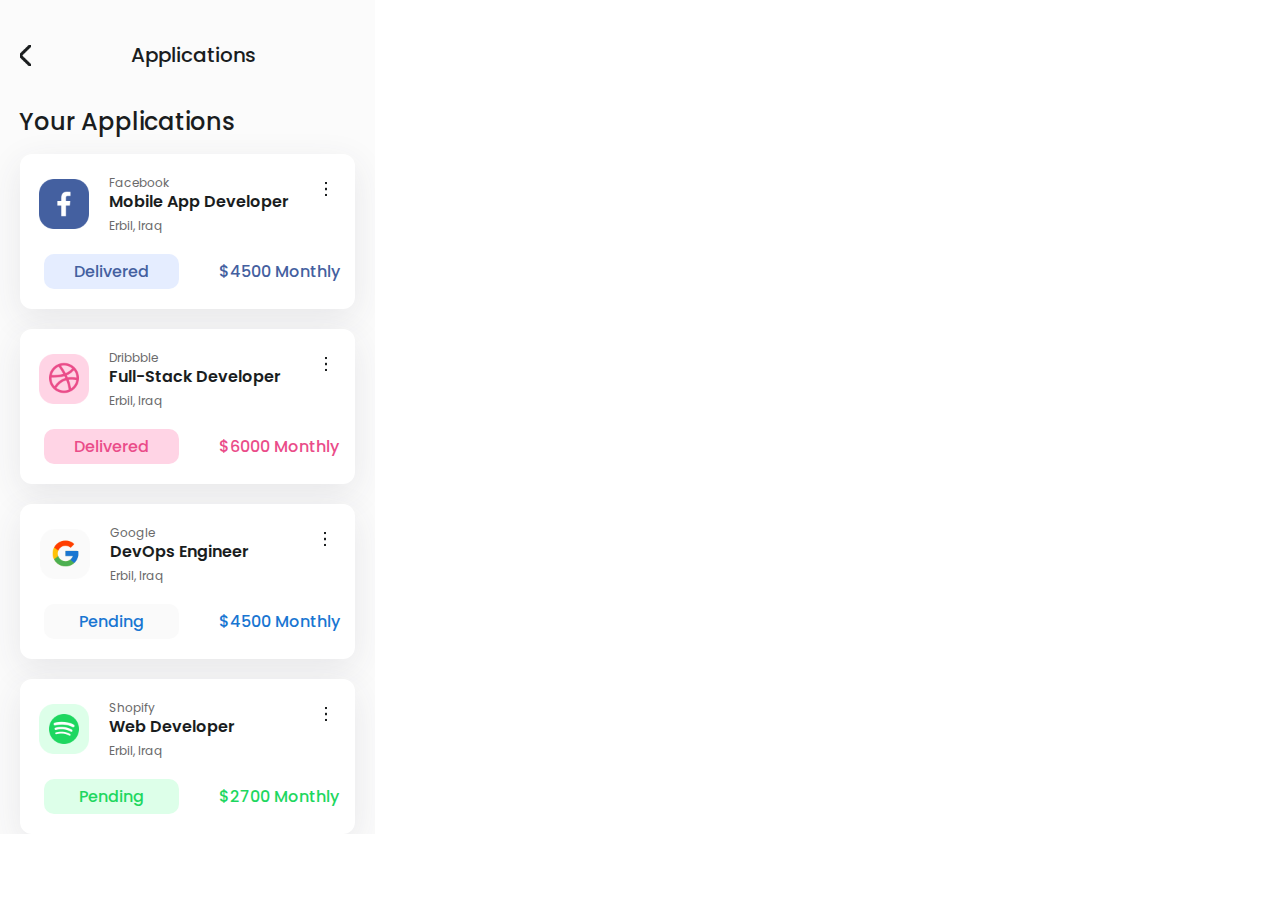
<file: applications.html>
<!DOCTYPE html>
<html>
<head>
  <meta charset="utf-8" />
  <link rel="icon" href="/favicon.ico" />
  <meta name="viewport" content="width=device-width, initial-scale=1" />
  <meta name="theme-color" content="#000000" />
  <title>Applications</title>
  <link rel="stylesheet" href="https://fonts.googleapis.com/css?family=Source+Sans+Pro%3A400%2C500%2C600"/>
  <link rel="stylesheet" href="https://fonts.googleapis.com/css?family=Poppins%3A400%2C500%2C600"/>
  <link rel="stylesheet" href="./styles/applications.css"/>
</head>
<body>
<div class="applications-xD8">
  <div class="header-5Hk">
    <img class="chevron-left-oUe" src="./assets/chevron-left-9EJ.png"/>
    <div class="applications-v3U">Applications</div>
  </div>
  <p class="your-applications-eEN">Your Applications</p>
  <div class="facebook-NRG">
    <div class="auto-group-3uxl-tuQ">
      <img class="facebook-Qsk" src="./assets/facebook-M4n.png"/>
      <div class="auto-group-qetk-Kzi">
        <p class="facebook-Gux">Facebook</p>
        <p class="mobile-app-developer-QmG">Mobile App Developer</p>
        <p class="erbil-iraq-wmC">Erbil, Iraq</p>
      </div>
      <img class="more-vertical-5Mc" src="./assets/more-vertical-fNJ.png"/>
    </div>
    <div class="auto-group-r7s8-CBL">
      <div class="auto-group-gslw-jBG">Delivered</div>
      <p class="monthly-DcE">$4500 Monthly</p>
    </div>
  </div>
  <div class="dribble-tTU">
    <div class="auto-group-bqur-p6E">
      <img class="facebook-YH8" src="./assets/facebook-db8.png"/>
      <div class="auto-group-bhtx-Tez">
        <p class="dribbble-QaE">Dribbble</p>
        <p class="full-stack-developer-k8J">Full-Stack Developer</p>
        <p class="erbil-iraq-gGr">Erbil, Iraq</p>
      </div>
      <img class="more-vertical-D1t" src="./assets/more-vertical.png"/>
    </div>
    <div class="auto-group-gmyc-8Pk">
      <div class="auto-group-z8jn-4oC">Delivered</div>
      <p class="monthly-Kz2">$6000 Monthly</p>
    </div>
  </div>
  <div class="google-CH8">
    <div class="auto-group-45sp-vU2">
      <img class="facebook-TD4" src="./assets/facebook-erE.png"/>
      <div class="auto-group-rddl-P6i">
        <p class="google-vcS">Google</p>
        <p class="devops-engineer-U8A">DevOps Engineer</p>
        <p class="erbil-iraq-QGi">Erbil, Iraq</p>
      </div>
      <img class="more-vertical-vkr" src="./assets/more-vertical-KHt.png"/>
    </div>
    <div class="auto-group-f6nv-fCe">
      <div class="auto-group-ksrn-zki">Pending</div>
      <p class="monthly-t5Q">$4500 Monthly</p>
    </div>
  </div>
  <div class="shopify-NWN">
    <div class="auto-group-cqbl-hHk">
      <img class="facebook-Dmt" src="./assets/facebook.png"/>
      <div class="auto-group-uk3q-MNJ">
        <p class="shopify-hh4">Shopify</p>
        <p class="web-developer-e6W">Web Developer</p>
        <p class="erbil-iraq-nTc">Erbil, Iraq</p>
      </div>
      <img class="more-vertical-KiS" src="./assets/more-vertical-6tz.png"/>
    </div>
    <div class="auto-group-fkuq-Tpe">
      <div class="auto-group-yhzk-bfx">Pending</div>
      <p class="monthly-66v">$2700 Monthly</p>
    </div>
  </div>
</div>
</body>
</file>
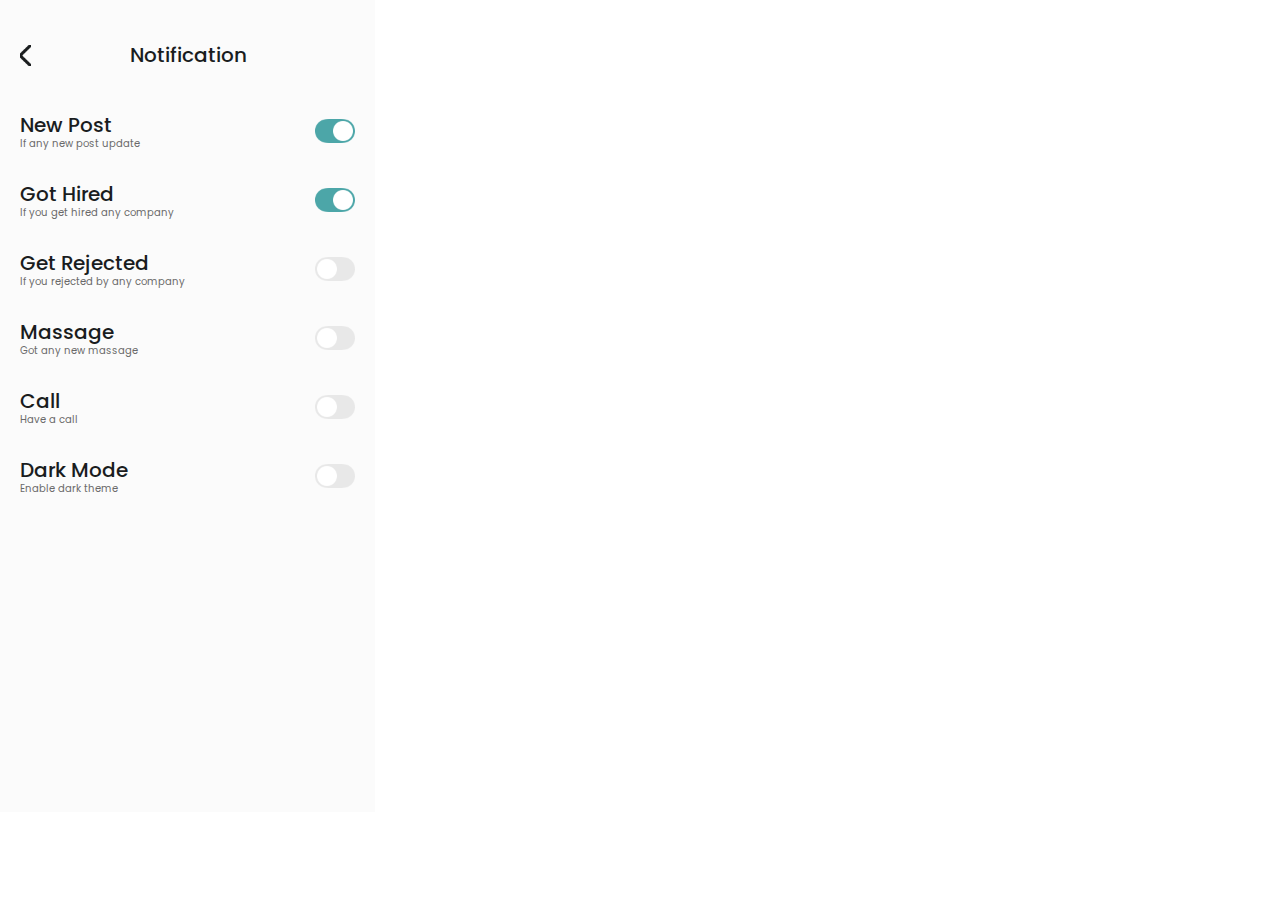
<file: notification.html>
<!DOCTYPE html>
<html>
<head>
  <meta charset="utf-8" />
  <link rel="icon" href="/favicon.ico" />
  <meta name="viewport" content="width=device-width, initial-scale=1" />
  <meta name="theme-color" content="#000000" />
  <title>Notification</title>
  <link rel="stylesheet" href="https://fonts.googleapis.com/css?family=Poppins%3A400%2C500"/>
  <link rel="stylesheet" href="https://fonts.googleapis.com/css?family=Source+Sans+Pro%3A400%2C500"/>
  <link rel="stylesheet" href="./styles/notification.css"/>
</head>
<body>
<div class="notification-oGn">
  <div class="header-tZ8">
    <img class="chevron-left-zs4" src="./assets/chevron-left-R2A.png"/>
    <div class="notification-uz2">Notification</div>
  </div>
  <div class="item-1-r8a">
    <div class="auto-group-hpnn-CCS">
      <div class="new-post-YGJ">New Post</div>
      <div class="if-any-new-post-update-eq8">If any new post update</div>
    </div>
    <img class="switch-off-A2n" src="./assets/switch-off.png"/>
  </div>
  <div class="item-2-HdC">
    <div class="auto-group-mjpx-qPp">
      <div class="got-hired-BTg">Got Hired</div>
      <div class="if-you-get-hired-any-company-JHQ">If you get hired any company</div>
    </div>
    <img class="switch-off-QLS" src="./assets/switch-off-Xh4.png"/>
  </div>
  <div class="item-3-YBk">
    <div class="auto-group-rewv-Hf8">
      <div class="get-rejected-qge">Get Rejected</div>
      <div class="if-you-rejected-by-any-company-NAn">If you rejected by any company</div>
    </div>
    <img class="switch-off-vbc" src="./assets/switch-off-RYN.png"/>
  </div>
  <div class="item-4-TrS">
    <div class="auto-group-5z86-cUS">
      <div class="massage-AF4">Massage</div>
      <div class="got-any-new-massage-tRx">Got any new massage</div>
    </div>
    <img class="switch-off-nnE" src="./assets/switch-off-Eq8.png"/>
  </div>
  <div class="item-5-8bC">
    <div class="auto-group-fr7c-HU6">
      <div class="call-DsY">Call</div>
      <div class="have-a-call-Yup">Have a call</div>
    </div>
    <img class="switch-off-GL2" src="./assets/switch-off-J3c.png"/>
  </div>
  <div class="item-6-QSE">
    <div class="auto-group-rzxq-MsG">
      <div class="dark-mode-utn">Dark Mode</div>
      <div class="enable-dark-theme-EgA">Enable dark theme</div>
    </div>
    <img class="switch-off-waa" src="./assets/switch-off-8vN.png"/>
  </div>
</div>
</body>
</file>
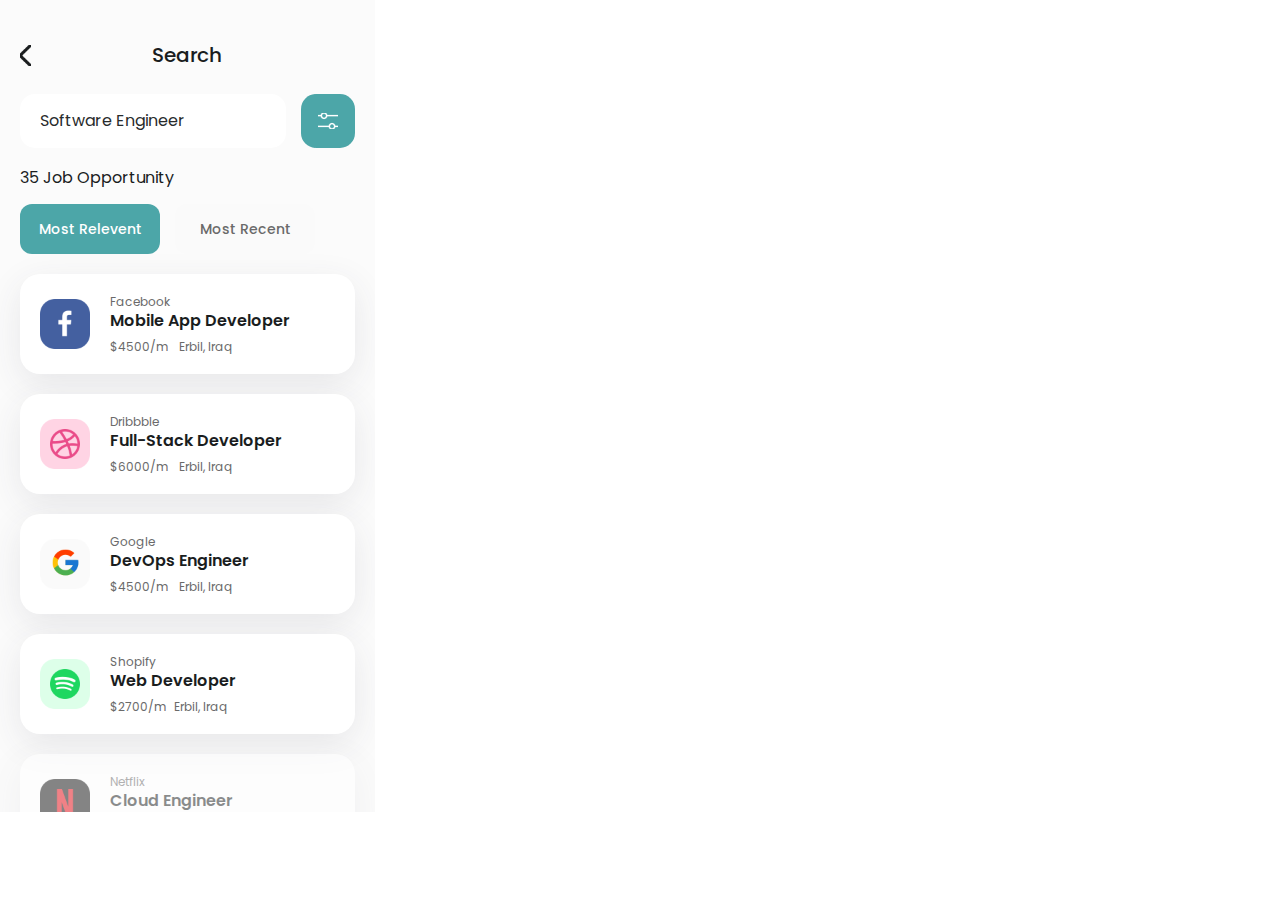
<file: search.html>
<!DOCTYPE html>
<html>
<head>
  <meta charset="utf-8" />
  <link rel="icon" href="/favicon.ico" />
  <meta name="viewport" content="width=device-width, initial-scale=1" />
  <meta name="theme-color" content="#000000" />
  <title>Search</title>
  <link rel="stylesheet" href="https://fonts.googleapis.com/css?family=Poppins%3A400%2C500%2C600"/>
  <link rel="stylesheet" href="https://fonts.googleapis.com/css?family=Source+Sans+Pro%3A400%2C500%2C600"/>
  <link rel="stylesheet" href="./styles/search.css"/>
</head>
<body>
<div class="search-aPt">
  <div class="group-1000000725-5bY">
    <div class="header-mjG">
      <img class="chevron-left-tYz" src="./assets/chevron-left-uyk.png"/>
      <div class="search-R38">Search</div>
    </div>
    <div class="search-box-9E2">
      <div class="auto-group-p7ss-Hb8">Software Engineer</div>
      <div class="go-btn-9dL">
        <img class="adjust-horizontal-alt-h94" src="./assets/adjust-horizontal-alt-Qw4.png"/>
      </div>
    </div>
    <div class="job-opportunity-ztr">35 Job Opportunity</div>
    <div class="most-iK4">
      <div class="most-relevent-qea">Most Relevent</div>
      <div class="most-recent-JYA">Most Recent</div>
    </div>
    <div class="fb-mwY">
      <img class="facebook-JAn" src="./assets/facebook-pwk.png"/>
      <div class="auto-group-q9p8-pup">
        <p class="facebook-mq4">Facebook</p>
        <p class="mobile-app-developer-Wne">Mobile App Developer</p>
        <div class="auto-group-qspv-Eie">
          <p class="m-P5k">$4500/m</p>
          <p class="erbil-iraq-iti">Erbil, Iraq</p>
        </div>
      </div>
    </div>
    <div class="dribbble-D4n">
      <img class="facebook-8Se" src="./assets/facebook-YEv.png"/>
      <div class="auto-group-ptv8-fBg">
        <p class="dribbble-oog">Dribbble</p>
        <p class="full-stack-developer-M4W">Full-Stack Developer</p>
        <div class="auto-group-4e3c-s2r">
          <p class="m-1Px">$6000/m</p>
          <p class="erbil-iraq-MCv">Erbil, Iraq</p>
        </div>
      </div>
    </div>
    <div class="google-qdt">
      <img class="facebook-Zpn" src="./assets/facebook-aUa.png"/>
      <div class="auto-group-v1tg-ts4">
        <p class="google-Evv">Google</p>
        <p class="devops-engineer-NXL">DevOps Engineer</p>
        <div class="auto-group-lkqr-HPQ">
          <p class="m-PxE">$4500/m</p>
          <p class="erbil-iraq-jmC">Erbil, Iraq</p>
        </div>
      </div>
    </div>
    <div class="shopify-pne">
      <img class="facebook-9a2" src="./assets/facebook-uML.png"/>
      <div class="auto-group-wltr-5ia">
        <p class="shopify-qSr">Shopify</p>
        <p class="web-developer-n7C">Web Developer</p>
        <div class="auto-group-ut9g-Kcv">
          <p class="m-rsk">$2700/m</p>
          <p class="erbil-iraq-Cgi">Erbil, Iraq</p>
        </div>
      </div>
    </div>
    <div class="netflix-6n6">
      <img class="facebook-RJa" src="./assets/facebook-uMt.png"/>
      <div class="auto-group-nful-9kN">
        <div class="auto-group-djpw-tCA">
          <p class="netflix-E18">Netflix</p>
          <p class="cloud-engineer-ZZC">Cloud Engineer</p>
        </div>
        <div class="auto-group-uoaa-6p2">
          <p class="m-dox">$1200/m</p>
          <p class="new-york-usa-NWe">New York, USA</p>
        </div>
      </div>
      <p class="h-umU">24h</p>
    </div>
  </div>
</div>
</body>
</file>
<file: styles/applications.css>
html {
	font-size:62.5%;
}
* {
	margin: 0;
	padding: 0;
}
ul, li {
	list-style: none;
}
input {
	border: none;
}
body {
  width: 37.5rem;
}.applications-xD8 {
  box-sizing: border-box;
  padding: 4rem 2rem 0rem 2rem;
  width: 100%;
  overflow: hidden;
  position: relative;
  align-items: center;
  display: flex;
  flex-direction: column;
  background-color: #fbfbfb;
}
.applications-xD8 .header-5Hk {
  margin: 0rem 9.7rem 4rem 0rem;
  width: calc(100% - 9.7rem);
  cursor: pointer;
  display: flex;
  align-items: center;
  flex-shrink: 0;
}
.applications-xD8 .header-5Hk .chevron-left-oUe {
  margin: 0.1rem 10.05rem 0rem 0rem;
  width: 1.05rem;
  height: 2.1rem;
  object-fit: contain;
  vertical-align: top;
  flex-shrink: 0;
}
.applications-xD8 .header-5Hk .applications-v3U {
  display: flex;
  font-size: 2rem;
  font-weight: 500;
  line-height: 1.5;
  color: #1a1d1e;
  font-family: Poppins, 'Source Sans Pro';
  white-space: nowrap;
  flex-shrink: 0;
}
.applications-xD8 .your-applications-eEN {
  margin: 0rem 12.2rem 2rem 0rem;
  font-size: 2.4rem;
  font-weight: 500;
  line-height: 1;
  color: #1a1d1e;
  font-family: Poppins, 'Source Sans Pro';
  white-space: nowrap;
  flex-shrink: 0;
}
.applications-xD8 .facebook-NRG {
  margin-bottom: 2rem;
  box-sizing: border-box;
  padding: 2.2rem 1.5rem 2rem 2rem;
  width: 100%;
  align-items: center;
  display: flex;
  flex-direction: column;
  box-shadow: 0 1rem 3.5rem rgba(63, 59, 75, 0.1000000015);
  background-color: #ffffff;
  border-radius: 1.2rem;
  flex-shrink: 0;
}
.applications-xD8 .facebook-NRG .auto-group-3uxl-tuQ {
  margin: 0rem 1.433rem 2.1rem 0rem;
  height: 5.7rem;
  display: flex;
  align-items: flex-start;
  flex-shrink: 0;
}
.applications-xD8 .facebook-NRG .auto-group-3uxl-tuQ .facebook-Qsk {
  margin: 0.3rem 2rem 0rem 0rem;
  width: 5rem;
  height: 5rem;
  object-fit: contain;
  vertical-align: top;
  flex-shrink: 0;
}
.applications-xD8 .facebook-NRG .auto-group-3uxl-tuQ .auto-group-qetk-Kzi {
  margin-right: 3.6333rem;
  height: 100%;
  display: flex;
  flex-direction: column;
  flex-shrink: 0;
}
.applications-xD8 .facebook-NRG .auto-group-3uxl-tuQ .auto-group-qetk-Kzi .facebook-Gux {
  margin-bottom: 0.4rem;
  font-size: 1.2rem;
  font-weight: 400;
  line-height: 1.2000000477;
  color: #6a6a6a;
  font-family: Poppins, 'Source Sans Pro';
  white-space: nowrap;
  flex-shrink: 0;
}
.applications-xD8 .facebook-NRG .auto-group-3uxl-tuQ .auto-group-qetk-Kzi .mobile-app-developer-QmG {
  margin-bottom: 1rem;
  font-size: 1.6rem;
  font-weight: 600;
  line-height: 1;
  color: #1a1d1e;
  font-family: Poppins, 'Source Sans Pro';
  white-space: nowrap;
  flex-shrink: 0;
}
.applications-xD8 .facebook-NRG .auto-group-3uxl-tuQ .auto-group-qetk-Kzi .erbil-iraq-wmC {
  font-size: 1.2rem;
  font-weight: 400;
  line-height: 1;
  color: #6a6a6a;
  font-family: Poppins, 'Source Sans Pro';
  white-space: nowrap;
  flex-shrink: 0;
}
.applications-xD8 .facebook-NRG .auto-group-3uxl-tuQ .more-vertical-5Mc {
  margin-top: 0.5667rem;
  width: 0.1333rem;
  height: 1.4667rem;
  object-fit: contain;
  vertical-align: top;
  flex-shrink: 0;
}
.applications-xD8 .facebook-NRG .auto-group-r7s8-CBL {
  margin-left: 0.4rem;
  width: calc(100% - 0.4rem);
  height: 3.5rem;
  display: flex;
  align-items: center;
  flex-shrink: 0;
}
.applications-xD8 .facebook-NRG .auto-group-r7s8-CBL .auto-group-gslw-jBG {
  margin-right: 4rem;
  width: 13.5rem;
  height: 100%;
  font-size: 1.6rem;
  font-weight: 500;
  line-height: 1;
  color: #4460a0;
  font-family: Poppins, 'Source Sans Pro';
  white-space: nowrap;
  display: flex;
  align-items: center;
  justify-content: center;
  background-color: #e5edff;
  border-radius: 1rem;
  flex-shrink: 0;
}
.applications-xD8 .facebook-NRG .auto-group-r7s8-CBL .monthly-DcE {
  margin-top: 0.1rem;
  font-size: 1.6rem;
  font-weight: 500;
  line-height: 1;
  color: #4460a0;
  font-family: Poppins, 'Source Sans Pro';
  white-space: nowrap;
  flex-shrink: 0;
}
.applications-xD8 .dribble-tTU {
  margin-bottom: 2rem;
  box-sizing: border-box;
  padding: 2.2rem 1.5rem 2rem 2rem;
  width: 100%;
  align-items: center;
  display: flex;
  flex-direction: column;
  box-shadow: 0 1rem 3.5rem rgba(63, 59, 75, 0.1000000015);
  background-color: #ffffff;
  border-radius: 1.2rem;
  flex-shrink: 0;
}
.applications-xD8 .dribble-tTU .auto-group-bqur-p6E {
  margin: 0rem 1.433rem 2.1rem 0rem;
  height: 5.7rem;
  display: flex;
  align-items: flex-start;
  flex-shrink: 0;
}
.applications-xD8 .dribble-tTU .auto-group-bqur-p6E .facebook-YH8 {
  margin: 0.3rem 2rem 0rem 0rem;
  width: 5rem;
  height: 5rem;
  object-fit: contain;
  vertical-align: top;
  flex-shrink: 0;
}
.applications-xD8 .dribble-tTU .auto-group-bqur-p6E .auto-group-bhtx-Tez {
  margin-right: 4.4333rem;
  height: 100%;
  display: flex;
  flex-direction: column;
  flex-shrink: 0;
}
.applications-xD8 .dribble-tTU .auto-group-bqur-p6E .auto-group-bhtx-Tez .dribbble-QaE {
  margin-bottom: 0.4rem;
  font-size: 1.2rem;
  font-weight: 400;
  line-height: 1.2000000477;
  color: #6a6a6a;
  font-family: Poppins, 'Source Sans Pro';
  white-space: nowrap;
  flex-shrink: 0;
}
.applications-xD8 .dribble-tTU .auto-group-bqur-p6E .auto-group-bhtx-Tez .full-stack-developer-k8J {
  margin-bottom: 1rem;
  font-size: 1.6rem;
  font-weight: 600;
  line-height: 1;
  color: #1a1d1e;
  font-family: Poppins, 'Source Sans Pro';
  white-space: nowrap;
  flex-shrink: 0;
}
.applications-xD8 .dribble-tTU .auto-group-bqur-p6E .auto-group-bhtx-Tez .erbil-iraq-gGr {
  font-size: 1.2rem;
  font-weight: 400;
  line-height: 1;
  color: #6a6a6a;
  font-family: Poppins, 'Source Sans Pro';
  white-space: nowrap;
  flex-shrink: 0;
}
.applications-xD8 .dribble-tTU .auto-group-bqur-p6E .more-vertical-D1t {
  margin-top: 0.5667rem;
  width: 0.1333rem;
  height: 1.4667rem;
  object-fit: contain;
  vertical-align: top;
  flex-shrink: 0;
}
.applications-xD8 .dribble-tTU .auto-group-gmyc-8Pk {
  margin-left: 0.4rem;
  width: calc(100% - 0.4rem);
  height: 3.5rem;
  display: flex;
  align-items: center;
  flex-shrink: 0;
}
.applications-xD8 .dribble-tTU .auto-group-gmyc-8Pk .auto-group-z8jn-4oC {
  margin-right: 4rem;
  width: 13.5rem;
  height: 100%;
  font-size: 1.6rem;
  font-weight: 500;
  line-height: 1;
  color: #ea4c89;
  font-family: Poppins, 'Source Sans Pro';
  white-space: nowrap;
  display: flex;
  align-items: center;
  justify-content: center;
  background-color: #ffd4e5;
  border-radius: 1rem;
  flex-shrink: 0;
}
.applications-xD8 .dribble-tTU .auto-group-gmyc-8Pk .monthly-Kz2 {
  margin-top: 0.1rem;
  font-size: 1.6rem;
  font-weight: 500;
  line-height: 1;
  color: #ea4c89;
  font-family: Poppins, 'Source Sans Pro';
  white-space: nowrap;
  flex-shrink: 0;
}
.applications-xD8 .google-CH8 {
  margin-bottom: 2rem;
  box-sizing: border-box;
  padding: 2.2rem 1.5rem 2rem 2rem;
  width: 100%;
  align-items: center;
  display: flex;
  flex-direction: column;
  box-shadow: 0 1rem 3.5rem rgba(63, 59, 75, 0.1000000015);
  background-color: #ffffff;
  border-radius: 1.2rem;
  flex-shrink: 0;
}
.applications-xD8 .google-CH8 .auto-group-45sp-vU2 {
  margin: 0rem 1.433rem 2.1rem 0rem;
  height: 5.7rem;
  display: flex;
  align-items: flex-start;
  flex-shrink: 0;
}
.applications-xD8 .google-CH8 .auto-group-45sp-vU2 .facebook-TD4 {
  margin: 0.3rem 2rem 0rem 0rem;
  width: 5rem;
  height: 5rem;
  object-fit: contain;
  vertical-align: top;
  flex-shrink: 0;
}
.applications-xD8 .google-CH8 .auto-group-45sp-vU2 .auto-group-rddl-P6i {
  margin-right: 7.5333rem;
  height: 100%;
  display: flex;
  flex-direction: column;
  flex-shrink: 0;
}
.applications-xD8 .google-CH8 .auto-group-45sp-vU2 .auto-group-rddl-P6i .google-vcS {
  margin-bottom: 0.4rem;
  font-size: 1.2rem;
  font-weight: 400;
  line-height: 1.2000000477;
  color: #6a6a6a;
  font-family: Poppins, 'Source Sans Pro';
  white-space: nowrap;
  flex-shrink: 0;
}
.applications-xD8 .google-CH8 .auto-group-45sp-vU2 .auto-group-rddl-P6i .devops-engineer-U8A {
  margin-bottom: 1rem;
  font-size: 1.6rem;
  font-weight: 600;
  line-height: 1;
  color: #1a1d1e;
  font-family: Poppins, 'Source Sans Pro';
  white-space: nowrap;
  flex-shrink: 0;
}
.applications-xD8 .google-CH8 .auto-group-45sp-vU2 .auto-group-rddl-P6i .erbil-iraq-QGi {
  font-size: 1.2rem;
  font-weight: 400;
  line-height: 1;
  color: #6a6a6a;
  font-family: Poppins, 'Source Sans Pro';
  white-space: nowrap;
  flex-shrink: 0;
}
.applications-xD8 .google-CH8 .auto-group-45sp-vU2 .more-vertical-vkr {
  margin-top: 0.5667rem;
  width: 0.1333rem;
  height: 1.4667rem;
  object-fit: contain;
  vertical-align: top;
  flex-shrink: 0;
}
.applications-xD8 .google-CH8 .auto-group-f6nv-fCe {
  margin-left: 0.4rem;
  width: calc(100% - 0.4rem);
  height: 3.5rem;
  display: flex;
  align-items: center;
  flex-shrink: 0;
}
.applications-xD8 .google-CH8 .auto-group-f6nv-fCe .auto-group-ksrn-zki {
  margin-right: 4rem;
  width: 13.5rem;
  height: 100%;
  font-size: 1.6rem;
  font-weight: 500;
  line-height: 1;
  color: #1976d2;
  font-family: Poppins, 'Source Sans Pro';
  white-space: nowrap;
  display: flex;
  align-items: center;
  justify-content: center;
  background-color: #fafafa;
  border-radius: 1rem;
  flex-shrink: 0;
}
.applications-xD8 .google-CH8 .auto-group-f6nv-fCe .monthly-t5Q {
  margin-top: 0.1rem;
  font-size: 1.6rem;
  font-weight: 500;
  line-height: 1;
  color: #1976d2;
  font-family: Poppins, 'Source Sans Pro';
  white-space: nowrap;
  flex-shrink: 0;
}
.applications-xD8 .shopify-NWN {
  box-sizing: border-box;
  padding: 2.2rem 1.8rem 2rem 2rem;
  width: 100%;
  height: 15.5rem;
  align-items: center;
  display: flex;
  flex-direction: column;
  box-shadow: 0 1rem 3.5rem rgba(63, 59, 75, 0.1000000015);
  background-color: #ffffff;
  border-radius: 1.2rem;
  flex-shrink: 0;
}
.applications-xD8 .shopify-NWN .auto-group-cqbl-hHk {
  margin: 0rem 1.133rem 2.1rem 0rem;
  height: 5.7rem;
  display: flex;
  align-items: flex-start;
  flex-shrink: 0;
}
.applications-xD8 .shopify-NWN .auto-group-cqbl-hHk .facebook-Dmt {
  margin: 0.3rem 2rem 0rem 0rem;
  width: 5rem;
  height: 5rem;
  object-fit: contain;
  vertical-align: top;
  flex-shrink: 0;
}
.applications-xD8 .shopify-NWN .auto-group-cqbl-hHk .auto-group-uk3q-MNJ {
  margin-right: 9.0333rem;
  height: 100%;
  display: flex;
  flex-direction: column;
  flex-shrink: 0;
}
.applications-xD8 .shopify-NWN .auto-group-cqbl-hHk .auto-group-uk3q-MNJ .shopify-hh4 {
  margin-bottom: 0.4rem;
  font-size: 1.2rem;
  font-weight: 400;
  line-height: 1.2000000477;
  color: #6a6a6a;
  font-family: Poppins, 'Source Sans Pro';
  white-space: nowrap;
  flex-shrink: 0;
}
.applications-xD8 .shopify-NWN .auto-group-cqbl-hHk .auto-group-uk3q-MNJ .web-developer-e6W {
  margin-bottom: 1rem;
  font-size: 1.6rem;
  font-weight: 600;
  line-height: 1;
  color: #1a1d1e;
  font-family: Poppins, 'Source Sans Pro';
  white-space: nowrap;
  flex-shrink: 0;
}
.applications-xD8 .shopify-NWN .auto-group-cqbl-hHk .auto-group-uk3q-MNJ .erbil-iraq-nTc {
  font-size: 1.2rem;
  font-weight: 400;
  line-height: 1;
  color: #6a6a6a;
  font-family: Poppins, 'Source Sans Pro';
  white-space: nowrap;
  flex-shrink: 0;
}
.applications-xD8 .shopify-NWN .auto-group-cqbl-hHk .more-vertical-KiS {
  margin-top: 0.5667rem;
  width: 0.1333rem;
  height: 1.4667rem;
  object-fit: contain;
  vertical-align: top;
  flex-shrink: 0;
}
.applications-xD8 .shopify-NWN .auto-group-fkuq-Tpe {
  margin-left: 0.4rem;
  width: calc(100% - 0.4rem);
  height: 3.5rem;
  display: flex;
  align-items: center;
  flex-shrink: 0;
}
.applications-xD8 .shopify-NWN .auto-group-fkuq-Tpe .auto-group-yhzk-bfx {
  margin-right: 4rem;
  width: 13.5rem;
  height: 100%;
  font-size: 1.6rem;
  font-weight: 500;
  line-height: 1;
  color: #1ed760;
  font-family: Poppins, 'Source Sans Pro';
  white-space: nowrap;
  display: flex;
  align-items: center;
  justify-content: center;
  background-color: #ddffe9;
  border-radius: 1rem;
  flex-shrink: 0;
}
.applications-xD8 .shopify-NWN .auto-group-fkuq-Tpe .monthly-66v {
  margin-top: 0.1rem;
  font-size: 1.6rem;
  font-weight: 500;
  line-height: 1;
  color: #1ed760;
  font-family: Poppins, 'Source Sans Pro';
  white-space: nowrap;
  flex-shrink: 0;
}
</file>
<file: styles/notification.css>
html {
	font-size:62.5%;
}
* {
	margin: 0;
	padding: 0;
}
ul, li {
	list-style: none;
}
input {
	border: none;
}
body {
  width: 37.5rem;
}.notification-oGn {
  box-sizing: border-box;
  padding: 4rem 2rem 31.8rem 2rem;
  width: 100%;
  overflow: hidden;
  position: relative;
  align-items: center;
  display: flex;
  flex-direction: column;
  background-color: #fbfbfb;
}
.notification-oGn .header-tZ8 {
  margin: 0rem 10.9rem 4rem 0rem;
  width: calc(100% - 10.9rem);
  cursor: pointer;
  display: flex;
  align-items: center;
  flex-shrink: 0;
}
.notification-oGn .header-tZ8 .chevron-left-zs4 {
  margin: 0.1rem 9.95rem 0rem 0rem;
  width: 1.05rem;
  height: 2.1rem;
  object-fit: contain;
  vertical-align: top;
  flex-shrink: 0;
}
.notification-oGn .header-tZ8 .notification-uz2 {
  display: flex;
  font-size: 2rem;
  font-weight: 500;
  line-height: 1.5;
  color: #1a1d1e;
  font-family: Poppins, 'Source Sans Pro';
  white-space: nowrap;
  flex-shrink: 0;
}
.notification-oGn .item-1-r8a {
  margin-bottom: 3rem;
  width: 100%;
  height: 3.9rem;
  display: flex;
  align-items: center;
  flex-shrink: 0;
}
.notification-oGn .item-1-r8a .auto-group-hpnn-CCS {
  margin-right: 18rem;
  width: 11.5rem;
  height: 100%;
  position: relative;
  flex-shrink: 0;
}
.notification-oGn .item-1-r8a .auto-group-hpnn-CCS .new-post-YGJ {
  width: 9.2rem;
  height: 3rem;
  position: absolute;
  left: 0;
  top: 0;
  display: flex;
  font-size: 2rem;
  font-weight: 500;
  line-height: 1.5;
  color: #1a1d1e;
  font-family: Poppins, 'Source Sans Pro';
  white-space: nowrap;
}
.notification-oGn .item-1-r8a .auto-group-hpnn-CCS .if-any-new-post-update-eq8 {
  width: 11.5rem;
  height: 1rem;
  position: absolute;
  left: 0;
  top: 2.9rem;
  display: flex;
  font-size: 1rem;
  font-weight: 400;
  line-height: 1;
  color: #6a6a6a;
  font-family: Poppins, 'Source Sans Pro';
  white-space: nowrap;
}
.notification-oGn .item-1-r8a .switch-off-A2n {
  margin-top: 0.3rem;
  width: 4rem;
  height: 2.4rem;
  object-fit: contain;
  vertical-align: top;
  flex-shrink: 0;
}
.notification-oGn .item-2-HdC {
  margin-bottom: 3rem;
  width: 100%;
  height: 3.9rem;
  display: flex;
  align-items: center;
  flex-shrink: 0;
}
.notification-oGn .item-2-HdC .auto-group-mjpx-qPp {
  margin-right: 14.8rem;
  width: 14.7rem;
  height: 100%;
  position: relative;
  flex-shrink: 0;
}
.notification-oGn .item-2-HdC .auto-group-mjpx-qPp .got-hired-BTg {
  width: 9.4rem;
  height: 3rem;
  position: absolute;
  left: 0;
  top: 0;
  display: flex;
  font-size: 2rem;
  font-weight: 500;
  line-height: 1.5;
  color: #1a1d1e;
  font-family: Poppins, 'Source Sans Pro';
  white-space: nowrap;
}
.notification-oGn .item-2-HdC .auto-group-mjpx-qPp .if-you-get-hired-any-company-JHQ {
  width: 14.7rem;
  height: 1rem;
  position: absolute;
  left: 0;
  top: 2.9rem;
  display: flex;
  font-size: 1rem;
  font-weight: 400;
  line-height: 1;
  color: #6a6a6a;
  font-family: Poppins, 'Source Sans Pro';
  white-space: nowrap;
}
.notification-oGn .item-2-HdC .switch-off-QLS {
  margin-top: 0.3rem;
  width: 4rem;
  height: 2.4rem;
  object-fit: contain;
  vertical-align: top;
  flex-shrink: 0;
}
.notification-oGn .item-3-YBk {
  margin-bottom: 3rem;
  width: 100%;
  height: 3.9rem;
  display: flex;
  align-items: center;
  flex-shrink: 0;
}
.notification-oGn .item-3-YBk .auto-group-rewv-Hf8 {
  margin-right: 13.6rem;
  width: 15.9rem;
  height: 100%;
  position: relative;
  flex-shrink: 0;
}
.notification-oGn .item-3-YBk .auto-group-rewv-Hf8 .get-rejected-qge {
  width: 12.9rem;
  height: 3rem;
  position: absolute;
  left: 0;
  top: 0;
  display: flex;
  font-size: 2rem;
  font-weight: 500;
  line-height: 1.5;
  color: #1a1d1e;
  font-family: Poppins, 'Source Sans Pro';
  white-space: nowrap;
}
.notification-oGn .item-3-YBk .auto-group-rewv-Hf8 .if-you-rejected-by-any-company-NAn {
  width: 15.9rem;
  height: 1rem;
  position: absolute;
  left: 0;
  top: 2.9rem;
  display: flex;
  font-size: 1rem;
  font-weight: 400;
  line-height: 1;
  color: #6a6a6a;
  font-family: Poppins, 'Source Sans Pro';
  white-space: nowrap;
}
.notification-oGn .item-3-YBk .switch-off-vbc {
  margin-top: 0.3rem;
  width: 4rem;
  height: 2.4rem;
  object-fit: contain;
  vertical-align: top;
  flex-shrink: 0;
}
.notification-oGn .item-4-TrS {
  margin-bottom: 3rem;
  width: 100%;
  height: 3.9rem;
  display: flex;
  align-items: center;
  flex-shrink: 0;
}
.notification-oGn .item-4-TrS .auto-group-5z86-cUS {
  margin-right: 18.2rem;
  width: 11.3rem;
  height: 100%;
  position: relative;
  flex-shrink: 0;
}
.notification-oGn .item-4-TrS .auto-group-5z86-cUS .massage-AF4 {
  width: 9.3rem;
  height: 3rem;
  position: absolute;
  left: 0;
  top: 0;
  display: flex;
  font-size: 2rem;
  font-weight: 500;
  line-height: 1.5;
  color: #1a1d1e;
  font-family: Poppins, 'Source Sans Pro';
  white-space: nowrap;
}
.notification-oGn .item-4-TrS .auto-group-5z86-cUS .got-any-new-massage-tRx {
  width: 11.3rem;
  height: 1rem;
  position: absolute;
  left: 0;
  top: 2.9rem;
  display: flex;
  font-size: 1rem;
  font-weight: 400;
  line-height: 1;
  color: #6a6a6a;
  font-family: Poppins, 'Source Sans Pro';
  white-space: nowrap;
}
.notification-oGn .item-4-TrS .switch-off-nnE {
  margin-top: 0.3rem;
  width: 4rem;
  height: 2.4rem;
  object-fit: contain;
  vertical-align: top;
  flex-shrink: 0;
}
.notification-oGn .item-5-8bC {
  margin-bottom: 3rem;
  width: 100%;
  height: 3.9rem;
  display: flex;
  align-items: center;
  flex-shrink: 0;
}
.notification-oGn .item-5-8bC .auto-group-fr7c-HU6 {
  margin-right: 23.9rem;
  width: 5.6rem;
  height: 100%;
  position: relative;
  flex-shrink: 0;
}
.notification-oGn .item-5-8bC .auto-group-fr7c-HU6 .call-DsY {
  width: 4rem;
  height: 3rem;
  position: absolute;
  left: 0;
  top: 0;
  display: flex;
  font-size: 2rem;
  font-weight: 500;
  line-height: 1.5;
  color: #1a1d1e;
  font-family: Poppins, 'Source Sans Pro';
  white-space: nowrap;
}
.notification-oGn .item-5-8bC .auto-group-fr7c-HU6 .have-a-call-Yup {
  width: 5.6rem;
  height: 1rem;
  position: absolute;
  left: 0;
  top: 2.9rem;
  display: flex;
  font-size: 1rem;
  font-weight: 400;
  line-height: 1;
  color: #6a6a6a;
  font-family: Poppins, 'Source Sans Pro';
  white-space: nowrap;
}
.notification-oGn .item-5-8bC .switch-off-GL2 {
  margin-top: 0.3rem;
  width: 4rem;
  height: 2.4rem;
  object-fit: contain;
  vertical-align: top;
  flex-shrink: 0;
}
.notification-oGn .item-6-QSE {
  width: 100%;
  height: 3.9rem;
  display: flex;
  align-items: center;
  flex-shrink: 0;
}
.notification-oGn .item-6-QSE .auto-group-rzxq-MsG {
  margin-right: 18.6rem;
  width: 10.9rem;
  height: 100%;
  position: relative;
  flex-shrink: 0;
}
.notification-oGn .item-6-QSE .auto-group-rzxq-MsG .dark-mode-utn {
  width: 10.9rem;
  height: 3rem;
  position: absolute;
  left: 0;
  top: 0;
  display: flex;
  font-size: 2rem;
  font-weight: 500;
  line-height: 1.5;
  color: #1a1d1e;
  font-family: Poppins, 'Source Sans Pro';
  white-space: nowrap;
}
.notification-oGn .item-6-QSE .auto-group-rzxq-MsG .enable-dark-theme-EgA {
  width: 9.5rem;
  height: 1rem;
  position: absolute;
  left: 0;
  top: 2.9rem;
  display: flex;
  font-size: 1rem;
  font-weight: 400;
  line-height: 1;
  color: #6a6a6a;
  font-family: Poppins, 'Source Sans Pro';
  white-space: nowrap;
}
.notification-oGn .item-6-QSE .switch-off-waa {
  margin-top: 0.3rem;
  width: 4rem;
  height: 2.4rem;
  object-fit: contain;
  vertical-align: top;
  flex-shrink: 0;
}
</file>
<file: styles/search.css>
html {
	font-size:62.5%;
}
* {
	margin: 0;
	padding: 0;
}
ul, li {
	list-style: none;
}
input {
	border: none;
}
body {
  width: 37.5rem;
}.search-aPt {
  box-sizing: border-box;
  padding: 4rem 2rem 0rem 2rem;
  width: 100%;
  height: 81.2rem;
  overflow: hidden;
  position: relative;
  background-color: #fbfbfb;
}
.search-aPt .group-1000000725-5bY {
  width: 100%;
  height: 81.4rem;
  display: flex;
  flex-direction: column;
}
.search-aPt .group-1000000725-5bY .header-mjG {
  margin: 0rem 13.2rem 2.4rem 0rem;
  width: calc(100% - 13.2rem);
  display: flex;
  align-items: center;
  flex-shrink: 0;
}
.search-aPt .group-1000000725-5bY .header-mjG .chevron-left-tYz {
  margin: 0.1rem 12.15rem 0rem 0rem;
  width: 1.05rem;
  height: 2.1rem;
  object-fit: contain;
  vertical-align: top;
  flex-shrink: 0;
}
.search-aPt .group-1000000725-5bY .header-mjG .search-R38 {
  display: flex;
  font-size: 2rem;
  font-weight: 500;
  line-height: 1.5;
  color: #1a1d1e;
  font-family: Poppins, 'Source Sans Pro';
  white-space: nowrap;
  flex-shrink: 0;
}
.search-aPt .group-1000000725-5bY .search-box-9E2 {
  margin-bottom: 1.8rem;
  width: 100%;
  height: 5.4rem;
  display: flex;
  align-items: center;
  flex-shrink: 0;
}
.search-aPt .group-1000000725-5bY .search-box-9E2 .auto-group-p7ss-Hb8 {
  margin-right: 1.5rem;
  box-sizing: border-box;
  padding: 1.9rem 2rem;
  width: 26.6rem;
  height: 100%;
  font-size: 1.6rem;
  font-weight: 400;
  line-height: 1;
  color: #282b2c;
  font-family: Poppins, 'Source Sans Pro';
  white-space: nowrap;
  background-color: #ffffff;
  border-radius: 1.5rem;
  flex-shrink: 0;
}
.search-aPt .group-1000000725-5bY .search-box-9E2 .go-btn-9dL {
  box-sizing: border-box;
  padding: 1.9rem 1.7rem;
  height: 100%;
  background-color: #4ca6a8;
  border-radius: 1.5rem;
  flex-shrink: 0;
}
.search-aPt .group-1000000725-5bY .search-box-9E2 .go-btn-9dL .adjust-horizontal-alt-h94 {
  width: 2rem;
  height: 1.6rem;
  object-fit: contain;
  vertical-align: top;
}
.search-aPt .group-1000000725-5bY .job-opportunity-ztr {
  margin-bottom: 1.4rem;
  display: flex;
  font-size: 1.6rem;
  font-weight: 400;
  line-height: 1.5;
  color: #1a1d1e;
  font-family: Poppins, 'Source Sans Pro';
  white-space: nowrap;
  flex-shrink: 0;
}
.search-aPt .group-1000000725-5bY .most-iK4 {
  margin: 0rem 4rem 2rem 0rem;
  width: calc(100% - 4rem);
  height: 5rem;
  display: flex;
  align-items: center;
  border-radius: 1.2rem;
  flex-shrink: 0;
}
.search-aPt .group-1000000725-5bY .most-iK4 .most-relevent-qea {
  margin-right: 1.5rem;
  width: 14rem;
  height: 100%;
  font-size: 1.4rem;
  font-weight: 500;
  line-height: 1;
  color: #ffffff;
  font-family: Poppins, 'Source Sans Pro';
  white-space: nowrap;
  display: flex;
  align-items: center;
  justify-content: center;
  background-color: #4ca6a8;
  border-radius: 1.2rem;
  flex-shrink: 0;
}
.search-aPt .group-1000000725-5bY .most-iK4 .most-recent-JYA {
  width: 14rem;
  height: 100%;
  font-size: 1.4rem;
  font-weight: 500;
  line-height: 1;
  color: #6a6a6a;
  font-family: Poppins, 'Source Sans Pro';
  white-space: nowrap;
  display: flex;
  align-items: center;
  justify-content: center;
  background-color: #fafafa;
  border-radius: 1.2rem;
  flex-shrink: 0;
}
.search-aPt .group-1000000725-5bY .fb-mwY {
  margin-bottom: 2rem;
  box-sizing: border-box;
  padding: 2.2rem 6.7rem 2.1rem 2rem;
  width: 100%;
  height: 10rem;
  display: flex;
  align-items: center;
  box-shadow: 0 1rem 3.5rem rgba(63, 59, 75, 0.1000000015);
  background-color: #ffffff;
  border-radius: 2rem;
  flex-shrink: 0;
}
.search-aPt .group-1000000725-5bY .fb-mwY .facebook-JAn {
  margin: 0rem 2rem 0.1rem 0rem;
  width: 5rem;
  height: 5rem;
  object-fit: contain;
  vertical-align: top;
  flex-shrink: 0;
}
.search-aPt .group-1000000725-5bY .fb-mwY .auto-group-q9p8-pup {
  width: 17.8rem;
  height: 100%;
  flex-shrink: 0;
}
.search-aPt .group-1000000725-5bY .fb-mwY .auto-group-q9p8-pup .facebook-mq4 {
  margin-bottom: 0.5rem;
  font-size: 1.2rem;
  font-weight: 400;
  line-height: 1;
  color: #6a6a6a;
  font-family: Poppins, 'Source Sans Pro';
  white-space: nowrap;
}
.search-aPt .group-1000000725-5bY .fb-mwY .auto-group-q9p8-pup .mobile-app-developer-Wne {
  margin-bottom: 1.2rem;
  font-size: 1.6rem;
  font-weight: 600;
  line-height: 1;
  color: #1a1d1e;
  font-family: Poppins, 'Source Sans Pro';
  white-space: nowrap;
}
.search-aPt .group-1000000725-5bY .fb-mwY .auto-group-q9p8-pup .auto-group-qspv-Eie {
  margin-right: 5.8rem;
  width: calc(100% - 5.8rem);
  display: flex;
  align-items: center;
}
.search-aPt .group-1000000725-5bY .fb-mwY .auto-group-q9p8-pup .auto-group-qspv-Eie .m-P5k {
  margin-right: 1rem;
  font-size: 1.2rem;
  font-weight: 400;
  line-height: 1;
  color: #6a6a6a;
  font-family: Poppins, 'Source Sans Pro';
  white-space: nowrap;
  flex-shrink: 0;
}
.search-aPt .group-1000000725-5bY .fb-mwY .auto-group-q9p8-pup .auto-group-qspv-Eie .erbil-iraq-iti {
  font-size: 1.2rem;
  font-weight: 400;
  line-height: 1;
  color: #6a6a6a;
  font-family: Poppins, 'Source Sans Pro';
  white-space: nowrap;
  flex-shrink: 0;
}
.search-aPt .group-1000000725-5bY .dribbble-D4n {
  margin-bottom: 2rem;
  box-sizing: border-box;
  padding: 2.2rem 7.5rem 2.1rem 2rem;
  width: 100%;
  height: 10rem;
  display: flex;
  align-items: center;
  box-shadow: 0 1rem 3.5rem rgba(63, 59, 75, 0.1000000015);
  background-color: #ffffff;
  border-radius: 2rem;
  flex-shrink: 0;
}
.search-aPt .group-1000000725-5bY .dribbble-D4n .facebook-8Se {
  margin: 0rem 2rem 0.1rem 0rem;
  width: 5rem;
  height: 5rem;
  object-fit: contain;
  vertical-align: top;
  flex-shrink: 0;
}
.search-aPt .group-1000000725-5bY .dribbble-D4n .auto-group-ptv8-fBg {
  width: 17rem;
  height: 100%;
  flex-shrink: 0;
}
.search-aPt .group-1000000725-5bY .dribbble-D4n .auto-group-ptv8-fBg .dribbble-oog {
  margin-bottom: 0.5rem;
  font-size: 1.2rem;
  font-weight: 400;
  line-height: 1;
  color: #6a6a6a;
  font-family: Poppins, 'Source Sans Pro';
  white-space: nowrap;
}
.search-aPt .group-1000000725-5bY .dribbble-D4n .auto-group-ptv8-fBg .full-stack-developer-M4W {
  margin-bottom: 1.2rem;
  font-size: 1.6rem;
  font-weight: 600;
  line-height: 1;
  color: #1a1d1e;
  font-family: Poppins, 'Source Sans Pro';
  white-space: nowrap;
}
.search-aPt .group-1000000725-5bY .dribbble-D4n .auto-group-ptv8-fBg .auto-group-4e3c-s2r {
  margin-right: 5rem;
  width: calc(100% - 5rem);
  display: flex;
  align-items: center;
}
.search-aPt .group-1000000725-5bY .dribbble-D4n .auto-group-ptv8-fBg .auto-group-4e3c-s2r .m-1Px {
  margin-right: 1rem;
  font-size: 1.2rem;
  font-weight: 400;
  line-height: 1;
  color: #6a6a6a;
  font-family: Poppins, 'Source Sans Pro';
  white-space: nowrap;
  flex-shrink: 0;
}
.search-aPt .group-1000000725-5bY .dribbble-D4n .auto-group-ptv8-fBg .auto-group-4e3c-s2r .erbil-iraq-MCv {
  font-size: 1.2rem;
  font-weight: 400;
  line-height: 1;
  color: #6a6a6a;
  font-family: Poppins, 'Source Sans Pro';
  white-space: nowrap;
  flex-shrink: 0;
}
.search-aPt .group-1000000725-5bY .google-qdt {
  margin-bottom: 2rem;
  box-sizing: border-box;
  padding: 2.2rem 10.6rem 2.1rem 2rem;
  width: 100%;
  height: 10rem;
  display: flex;
  align-items: center;
  box-shadow: 0 1rem 3.5rem rgba(63, 59, 75, 0.1000000015);
  background-color: #ffffff;
  border-radius: 2rem;
  flex-shrink: 0;
}
.search-aPt .group-1000000725-5bY .google-qdt .facebook-Zpn {
  margin: 0rem 2rem 0.1rem 0rem;
  width: 5rem;
  height: 5rem;
  object-fit: contain;
  vertical-align: top;
  flex-shrink: 0;
}
.search-aPt .group-1000000725-5bY .google-qdt .auto-group-v1tg-ts4 {
  width: 13.9rem;
  height: 100%;
  flex-shrink: 0;
}
.search-aPt .group-1000000725-5bY .google-qdt .auto-group-v1tg-ts4 .google-Evv {
  margin-bottom: 0.5rem;
  font-size: 1.2rem;
  font-weight: 400;
  line-height: 1;
  color: #6a6a6a;
  font-family: Poppins, 'Source Sans Pro';
  white-space: nowrap;
}
.search-aPt .group-1000000725-5bY .google-qdt .auto-group-v1tg-ts4 .devops-engineer-NXL {
  margin-bottom: 1.2rem;
  font-size: 1.6rem;
  font-weight: 600;
  line-height: 1;
  color: #1a1d1e;
  font-family: Poppins, 'Source Sans Pro';
  white-space: nowrap;
}
.search-aPt .group-1000000725-5bY .google-qdt .auto-group-v1tg-ts4 .auto-group-lkqr-HPQ {
  margin-right: 1.9rem;
  width: calc(100% - 1.9rem);
  display: flex;
  align-items: center;
}
.search-aPt .group-1000000725-5bY .google-qdt .auto-group-v1tg-ts4 .auto-group-lkqr-HPQ .m-PxE {
  margin-right: 1rem;
  font-size: 1.2rem;
  font-weight: 400;
  line-height: 1;
  color: #6a6a6a;
  font-family: Poppins, 'Source Sans Pro';
  white-space: nowrap;
  flex-shrink: 0;
}
.search-aPt .group-1000000725-5bY .google-qdt .auto-group-v1tg-ts4 .auto-group-lkqr-HPQ .erbil-iraq-jmC {
  font-size: 1.2rem;
  font-weight: 400;
  line-height: 1;
  color: #6a6a6a;
  font-family: Poppins, 'Source Sans Pro';
  white-space: nowrap;
  flex-shrink: 0;
}
.search-aPt .group-1000000725-5bY .shopify-pne {
  margin-bottom: 2rem;
  box-sizing: border-box;
  padding: 2.2rem 12.1rem 2.1rem 2rem;
  width: 100%;
  height: 10rem;
  display: flex;
  align-items: center;
  box-shadow: 0 1rem 3.5rem rgba(63, 59, 75, 0.1000000015);
  background-color: #ffffff;
  border-radius: 2rem;
  flex-shrink: 0;
}
.search-aPt .group-1000000725-5bY .shopify-pne .facebook-9a2 {
  margin: 0rem 2rem 0.1rem 0rem;
  width: 5rem;
  height: 5rem;
  object-fit: contain;
  vertical-align: top;
  flex-shrink: 0;
}
.search-aPt .group-1000000725-5bY .shopify-pne .auto-group-wltr-5ia {
  width: 12.4rem;
  height: 100%;
  flex-shrink: 0;
}
.search-aPt .group-1000000725-5bY .shopify-pne .auto-group-wltr-5ia .shopify-qSr {
  margin-bottom: 0.5rem;
  font-size: 1.2rem;
  font-weight: 400;
  line-height: 1;
  color: #6a6a6a;
  font-family: Poppins, 'Source Sans Pro';
  white-space: nowrap;
}
.search-aPt .group-1000000725-5bY .shopify-pne .auto-group-wltr-5ia .web-developer-n7C {
  margin-bottom: 1.2rem;
  font-size: 1.6rem;
  font-weight: 600;
  line-height: 1;
  color: #1a1d1e;
  font-family: Poppins, 'Source Sans Pro';
  white-space: nowrap;
}
.search-aPt .group-1000000725-5bY .shopify-pne .auto-group-wltr-5ia .auto-group-ut9g-Kcv {
  margin-right: 0.8rem;
  width: calc(100% - 0.8rem);
  display: flex;
  align-items: center;
}
.search-aPt .group-1000000725-5bY .shopify-pne .auto-group-wltr-5ia .auto-group-ut9g-Kcv .m-rsk {
  margin-right: 0.7rem;
  font-size: 1.2rem;
  font-weight: 400;
  line-height: 1;
  color: #6a6a6a;
  font-family: Poppins, 'Source Sans Pro';
  white-space: nowrap;
  flex-shrink: 0;
}
.search-aPt .group-1000000725-5bY .shopify-pne .auto-group-wltr-5ia .auto-group-ut9g-Kcv .erbil-iraq-Cgi {
  font-size: 1.2rem;
  font-weight: 400;
  line-height: 1;
  color: #6a6a6a;
  font-family: Poppins, 'Source Sans Pro';
  white-space: nowrap;
  flex-shrink: 0;
}
.search-aPt .group-1000000725-5bY .netflix-6n6 {
  opacity: 0.5;
  box-sizing: border-box;
  padding: 2.2rem 1.4rem 2.1rem 2rem;
  width: 100%;
  height: 10rem;
  display: flex;
  align-items: center;
  box-shadow: 0 1rem 3.5rem rgba(63, 59, 75, 0.1000000015);
  background-color: #ffffff;
  border-radius: 2rem;
  flex-shrink: 0;
}
.search-aPt .group-1000000725-5bY .netflix-6n6 .facebook-RJa {
  margin: 0rem 2rem 0.1rem 0rem;
  width: 5rem;
  height: 5rem;
  object-fit: contain;
  vertical-align: top;
  flex-shrink: 0;
}
.search-aPt .group-1000000725-5bY .netflix-6n6 .auto-group-nful-9kN {
  margin-right: 6.2rem;
  width: 14.6rem;
  height: 100%;
  align-items: center;
  display: flex;
  flex-direction: column;
  flex-shrink: 0;
}
.search-aPt .group-1000000725-5bY .netflix-6n6 .auto-group-nful-9kN .auto-group-djpw-tCA {
  box-sizing: border-box;
  padding-bottom: 1.2rem;
  width: 100%;
  height: 4.5rem;
  display: flex;
  flex-direction: column;
  flex-shrink: 0;
}
.search-aPt .group-1000000725-5bY .netflix-6n6 .auto-group-nful-9kN .auto-group-djpw-tCA .netflix-E18 {
  margin-bottom: 0.5rem;
  font-size: 1.2rem;
  font-weight: 400;
  line-height: 1;
  color: #6a6a6a;
  font-family: Poppins, 'Source Sans Pro';
  white-space: nowrap;
  flex-shrink: 0;
}
.search-aPt .group-1000000725-5bY .netflix-6n6 .auto-group-nful-9kN .auto-group-djpw-tCA .cloud-engineer-ZZC {
  font-size: 1.6rem;
  font-weight: 600;
  line-height: 1;
  color: #1a1d1e;
  font-family: Poppins, 'Source Sans Pro';
  white-space: nowrap;
  flex-shrink: 0;
}
.search-aPt .group-1000000725-5bY .netflix-6n6 .auto-group-nful-9kN .auto-group-uoaa-6p2 {
  width: 100%;
  display: flex;
  align-items: center;
  flex-shrink: 0;
}
.search-aPt .group-1000000725-5bY .netflix-6n6 .auto-group-nful-9kN .auto-group-uoaa-6p2 .m-dox {
  margin-right: 1rem;
  font-size: 1.2rem;
  font-weight: 400;
  line-height: 1;
  color: #9e9e9e;
  font-family: Poppins, 'Source Sans Pro';
  white-space: nowrap;
  flex-shrink: 0;
}
.search-aPt .group-1000000725-5bY .netflix-6n6 .auto-group-nful-9kN .auto-group-uoaa-6p2 .new-york-usa-NWe {
  font-size: 1.2rem;
  font-weight: 400;
  line-height: 1;
  color: #9e9e9e;
  font-family: Poppins, 'Source Sans Pro';
  white-space: nowrap;
  flex-shrink: 0;
}
.search-aPt .group-1000000725-5bY .netflix-6n6 .h-umU {
  margin-top: 4.5rem;
  font-size: 1.2rem;
  font-weight: 500;
  line-height: 1;
  color: #9e9e9e;
  font-family: Poppins, 'Source Sans Pro';
  white-space: nowrap;
  flex-shrink: 0;
}
</file>
